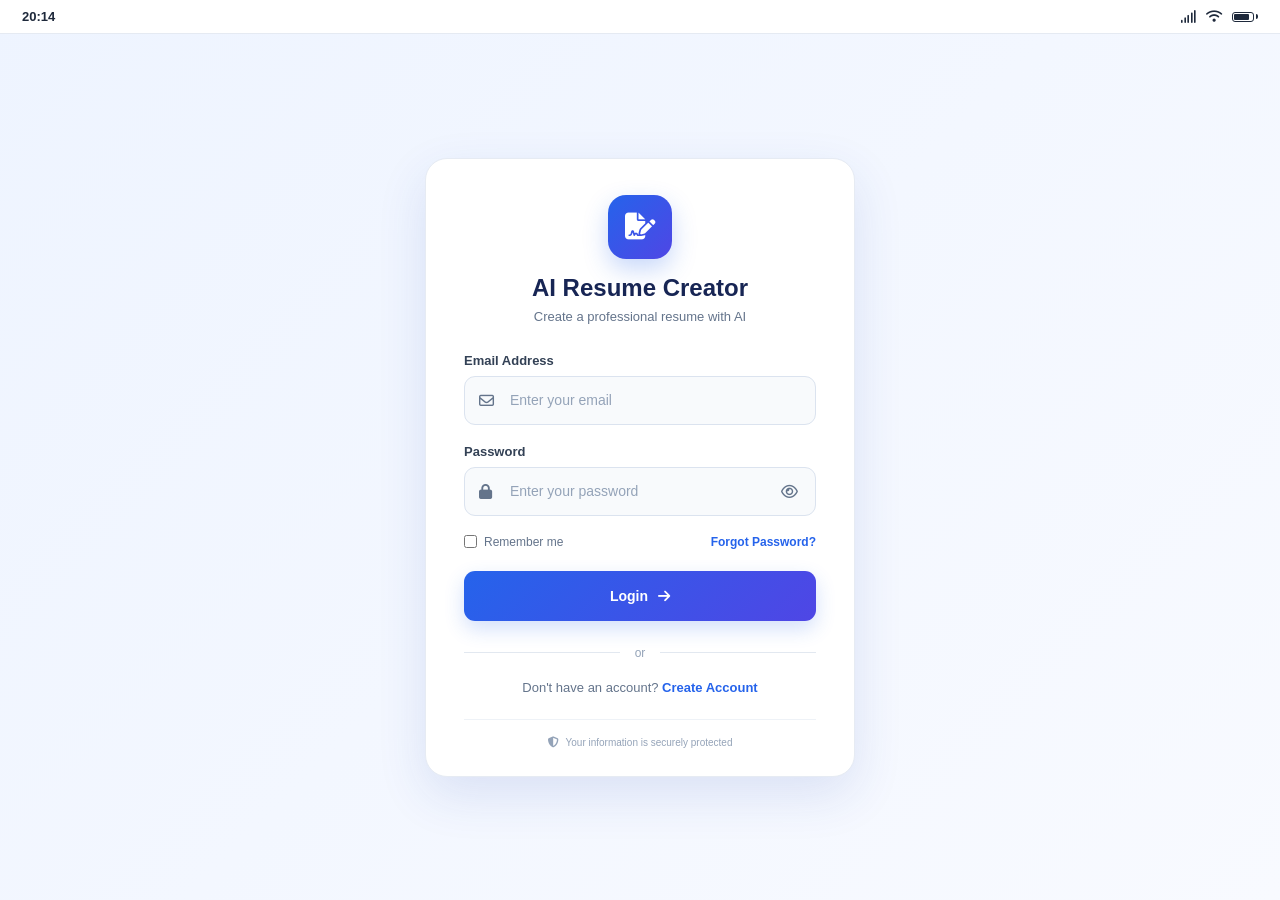
<file: frontend/index.html>
<!DOCTYPE html>
<html lang="en">

<head>
    <meta charset="UTF-8">

    <meta name="viewport"
          content="width=device-width, initial-scale=1.0">

    <title>AI Resume Creator | Login</title>

    <!-- Font Awesome -->
    <link rel="stylesheet"
          href="https://cdnjs.cloudflare.com/ajax/libs/font-awesome/6.5.2/css/all.min.css">

    <!-- Existing Style File -->
    <link rel="stylesheet" href="style.css">
</head>

<body>

    <!-- =========================
         TOP STATUS BAR
    ========================== -->
    <div class="status-bar">

        <span id="statusTime">09:41</span>

        <div class="status-icons">

            <i class="fa-solid fa-signal"></i>

            <i class="fa-solid fa-wifi"></i>

            <div class="battery">

                <div class="battery-body">
                    <div class="battery-level"></div>
                </div>

                <div class="battery-tip"></div>

            </div>

        </div>

    </div>


    <!-- =========================
         LOGIN CONTAINER
    ========================== -->
    <main class="login-container">

        <div class="login-card">


            <!-- LOGO -->
            <div class="logo">

                <div class="logo-icon">
                    <i class="fa-solid fa-file-signature"></i>
                </div>

            </div>


            <!-- TITLE -->
            <h1>AI Resume Creator</h1>

            <p class="subtitle">
                Create a professional resume with AI
            </p>


            <!-- LOGIN FORM -->
            <form id="loginForm">


                <!-- EMAIL -->
                <div class="input-group">

                    <label for="email">
                        Email Address
                    </label>

                    <div class="input-box">

                        <i class="fa-regular fa-envelope input-icon"></i>

                        <input
                            type="email"
                            id="email"
                            placeholder="Enter your email"
                            required
                        >

                    </div>

                </div>


                <!-- PASSWORD -->
                <div class="input-group">

                    <label for="password">
                        Password
                    </label>

                    <div class="input-box">

                        <i class="fa-solid fa-lock input-icon"></i>

                        <input
                            type="password"
                            id="password"
                            placeholder="Enter your password"
                            required
                        >

                        <button
                            type="button"
                            id="togglePassword"
                            class="password-toggle"
                            aria-label="Show password"
                        >
                            <i class="fa-regular fa-eye"></i>
                        </button>

                    </div>

                </div>


                <!-- OPTIONS -->
                <div class="login-options">

                    <label class="remember-me">

                        <input
                            type="checkbox"
                            id="rememberMe"
                        >

                        <span>Remember me</span>

                    </label>

                    <a href="#" class="forgot">
                        Forgot Password?
                    </a>

                </div>


                <!-- LOGIN BUTTON -->
                <button
                    type="submit"
                    class="login-btn"
                >

                    <span>Login</span>

                    <i class="fa-solid fa-arrow-right"></i>

                </button>

            </form>


            <!-- DIVIDER -->
            <div class="divider">

                <span>or</span>

            </div>


            <!-- REGISTER -->
            <p class="register-text">

                Don't have an account?

                <a href="#">
                    Create Account
                </a>

            </p>


            <!-- SECURITY -->
            <div class="security-note">

                <i class="fa-solid fa-shield-halved"></i>

                <span>
                    Your information is securely protected
                </span>

            </div>

        </div>

    </main>


    <!-- =========================
         LIVE TIME
    ========================== -->
    <script>

        function updateTime() {

            const timeElement =
                document.getElementById("statusTime");

            const now = new Date();

            let hours = now.getHours();
            let minutes = now.getMinutes();

            hours =
                hours.toString().padStart(2, "0");

            minutes =
                minutes.toString().padStart(2, "0");

            timeElement.textContent =
                hours + ":" + minutes;
        }

        updateTime();

        setInterval(updateTime, 1000);

    </script>


    <!-- EXISTING LOGIN SCRIPT -->
    <script src="script.js"></script>

</body>

</html>
</file>
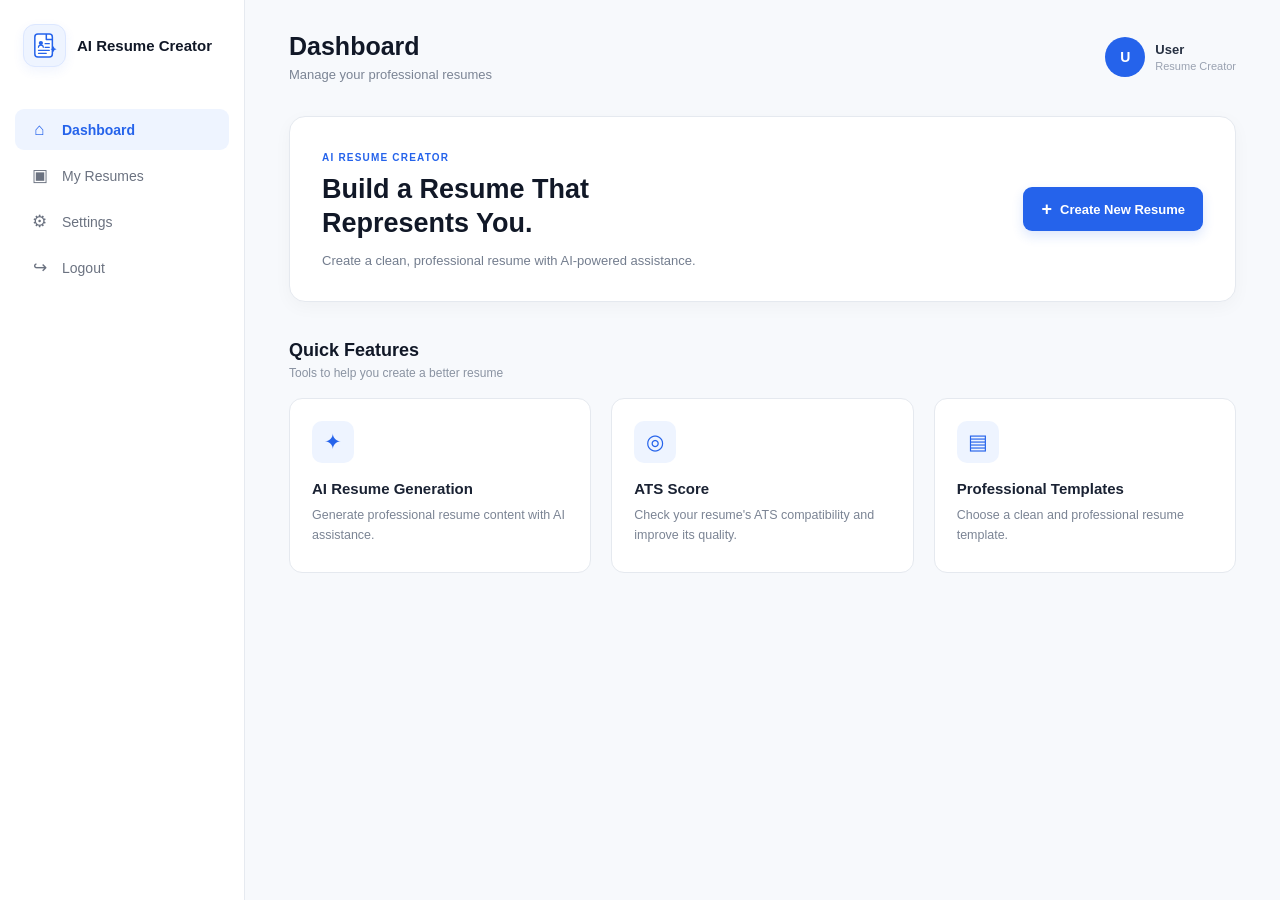
<file: frontend/dashboard.html>
<!DOCTYPE html>
<html lang="en">

<head>
    <meta charset="UTF-8">

    <meta name="viewport" content="width=device-width, initial-scale=1.0">

    <title>Dashboard | AI Resume Creator</title>

    <link rel="stylesheet" href="dashboard.css">
</head>


<body>

    <!-- =========================
         SIDEBAR
    ========================== -->

    <aside class="sidebar">

        <!-- Logo / Brand -->

        <div class="brand">

            <div class="brand-icon">

                <!-- Professional Resume + AI Logo -->

                <svg
                    class="resume-logo"
                    viewBox="0 0 48 48"
                    xmlns="http://www.w3.org/2000/svg"
                >

                    <!-- Resume Paper -->

                    <rect
                        x="8"
                        y="5"
                        width="29"
                        height="38"
                        rx="5"
                        fill="white"
                        stroke="currentColor"
                        stroke-width="2.5"
                    />

                    <!-- Folded Corner -->

                    <path
                        d="M27 5V14H37"
                        fill="none"
                        stroke="currentColor"
                        stroke-width="2.5"
                        stroke-linejoin="round"
                    />

                    <!-- Profile -->

                    <circle
                        cx="18"
                        cy="20"
                        r="3.5"
                        fill="currentColor"
                    />

                    <path
                        d="M14 27C14 24.8 15.8 23.5 18 23.5C20.2 23.5 22 24.8 22 27"
                        fill="none"
                        stroke="currentColor"
                        stroke-width="2"
                        stroke-linecap="round"
                    />

                    <!-- Resume Lines -->

                    <path
                        d="M25 21H32"
                        stroke="currentColor"
                        stroke-width="2"
                        stroke-linecap="round"
                    />

                    <path
                        d="M25 27H32"
                        stroke="currentColor"
                        stroke-width="2"
                        stroke-linecap="round"
                    />

                    <path
                        d="M14 32H32"
                        stroke="currentColor"
                        stroke-width="2"
                        stroke-linecap="round"
                    />

                    <path
                        d="M14 37H27"
                        stroke="currentColor"
                        stroke-width="2"
                        stroke-linecap="round"
                    />

                    <!-- AI Spark -->

                    <path
                        d="M39 25L40.4 28.6L44 30L40.4 31.4L39 35L37.6 31.4L34 30L37.6 28.6L39 25Z"
                        fill="currentColor"
                    />

                </svg>

            </div>


            <span class="brand-name">
                AI Resume Creator
            </span>

        </div>


        <!-- Navigation -->

        <nav class="navigation">


            <!-- Dashboard -->

            <a
                href="dashboard.html"
                class="nav-item active"
            >

                <span class="nav-icon">⌂</span>

                <span>Dashboard</span>

            </a>


            <!-- My Resumes -->

            <a
                href="my-resumes.html"
                class="nav-item"
            >

                <span class="nav-icon">▣</span>

                <span>My Resumes</span>

            </a>


        <!-- Bottom Navigation -->

        <div class="sidebar-bottom">


            <!-- Settings -->

            <a
                href="#"
                class="nav-item"
            >

                <span class="nav-icon">⚙</span>

                <span>Settings</span>

            </a>


            <!-- Logout -->

            <a
                href="index.html"
                class="nav-item logout"
            >

                <span class="nav-icon">↪</span>

                <span>Logout</span>

            </a>

        </div>

    </aside>



    <!-- =========================
         MAIN CONTENT
    ========================== -->

    <main class="main-content">


        <!-- Top Header -->

        <header class="topbar">


            <div class="page-title">

                <h1>
                    Dashboard
                </h1>

                <p>
                    Manage your professional resumes
                </p>

            </div>


            <!-- User -->

            <div class="profile">

                <div class="profile-circle">
                    U
                </div>

                <div class="profile-info">

                    <span class="profile-name">
                        User
                    </span>

                    <span class="profile-role">
                        Resume Creator
                    </span>

                </div>

            </div>

        </header>



        <!-- =========================
             WELCOME CARD
        ========================== -->

        <section class="welcome-card">


            <div class="welcome-content">

                <span class="welcome-label">
                    AI RESUME CREATOR
                </span>

                <h2>
                    Build a Resume That<br>
                    Represents You.
                </h2>

                <p>
                    Create a clean, professional resume
                    with AI-powered assistance.
                </p>

            </div>


            <div class="welcome-action">

                <a
                    href="resume-builder.html"
                    class="create-btn"
                >

                    <span class="plus">
                        +
                    </span>

                    Create New Resume

                </a>

            </div>

        </section>



        <!-- =========================
             QUICK FEATURES
        ========================== -->

        <section class="features-section">


            <div class="section-heading">

                <div>

                    <h2>
                        Quick Features
                    </h2>

                    <p>
                        Tools to help you create a better resume
                    </p>

                </div>

            </div>



            <div class="feature-grid">


                <!-- AI Generation -->

                <div class="feature-card">

                    <div class="feature-icon">
                        <span>✦</span>
                    </div>

                    <h3>
                        AI Resume Generation
                    </h3>

                    <p>
                        Generate professional resume content
                        with AI assistance.
                    </p>

                </div>



                <!-- ATS -->

                <div class="feature-card">

                    <div class="feature-icon">
                        <span>◎</span>
                    </div>

                    <h3>
                        ATS Score
                    </h3>

                    <p>
                        Check your resume's ATS compatibility
                        and improve its quality.
                    </p>

                </div>



                <!-- Templates -->

                <div class="feature-card">

                    <div class="feature-icon">
                        <span>▤</span>
                    </div>

                    <h3>
                        Professional Templates
                    </h3>

                    <p>
                        Choose a clean and professional
                        resume template.
                    </p>

                </div>

            </div>

        </section>


    </main>
    <script src="dashboard.js"></script>
</body>

</html>
</file>
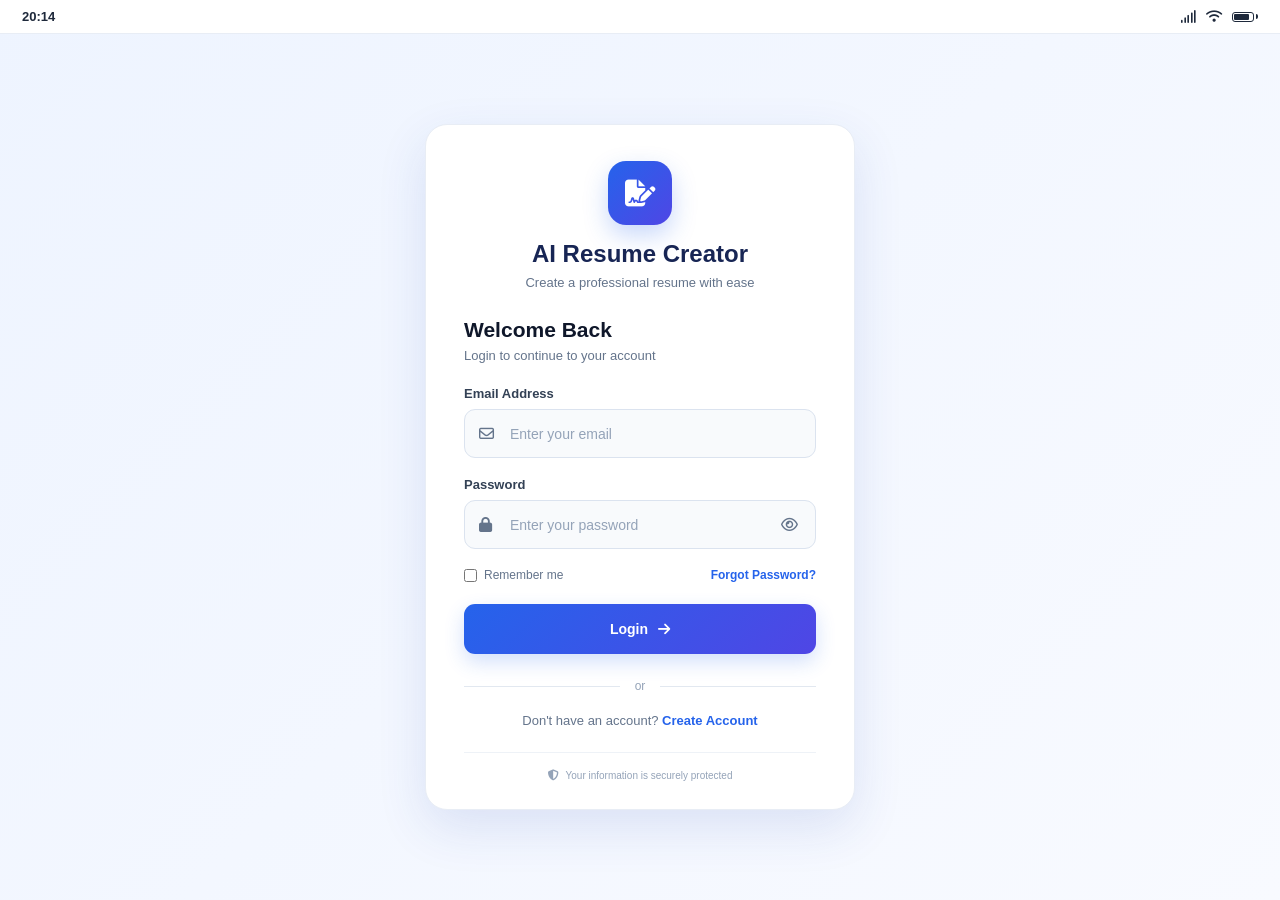
<file: frontend/login.html>
<!DOCTYPE html>
<html lang="en">
<head>
    <meta charset="UTF-8">

    <meta name="viewport"
          content="width=device-width, initial-scale=1.0">

    <title>Login | AI Resume Creator</title>

    <!-- Font Awesome Icons -->
    <link rel="stylesheet"
          href="https://cdnjs.cloudflare.com/ajax/libs/font-awesome/6.5.2/css/all.min.css">

    <!-- Login CSS -->
    <link rel="stylesheet" href="login.css">
</head>

<body>

    <!-- =========================
         TOP STATUS BAR
    ========================== -->
    <div class="status-bar">

        <div class="status-time" id="statusTime">
            09:41
        </div>

        <div class="status-icons">

            <i class="fa-solid fa-signal"></i>

            <i class="fa-solid fa-wifi"></i>

            <div class="battery">
                <div class="battery-body">
                    <div class="battery-level"></div>
                </div>
                <div class="battery-tip"></div>
            </div>

        </div>

    </div>


    <!-- =========================
         MAIN LOGIN AREA
    ========================== -->
    <main class="login-container">

        <div class="login-card">

            <!-- Logo -->
            <div class="logo-section">

                <div class="logo-icon">
                    <i class="fa-solid fa-file-signature"></i>
                </div>

                <h1>AI Resume Creator</h1>

                <p>
                    Create a professional resume with ease
                </p>

            </div>


            <!-- Login Heading -->
            <div class="login-heading">

                <h2>Welcome Back</h2>

                <p>
                    Login to continue to your account
                </p>

            </div>


            <!-- =========================
                 LOGIN FORM
            ========================== -->
            <form id="loginForm">

                <!-- Email -->
                <div class="input-group">

                    <label for="email">
                        Email Address
                    </label>

                    <div class="input-box">

                        <i class="fa-regular fa-envelope input-icon"></i>

                        <input
                            type="email"
                            id="email"
                            name="email"
                            placeholder="Enter your email"
                            autocomplete="email"
                            required
                        >

                    </div>

                </div>


                <!-- Password -->
                <div class="input-group">

                    <label for="password">
                        Password
                    </label>

                    <div class="input-box">

                        <i class="fa-solid fa-lock input-icon"></i>

                        <input
                            type="password"
                            id="password"
                            name="password"
                            placeholder="Enter your password"
                            autocomplete="current-password"
                            required
                        >

                        <button
                            type="button"
                            class="password-toggle"
                            id="togglePassword"
                            aria-label="Show password"
                        >
                            <i class="fa-regular fa-eye"></i>
                        </button>

                    </div>

                </div>


                <!-- Remember + Forgot -->
                <div class="login-options">

                    <label class="remember-me">

                        <input
                            type="checkbox"
                            id="rememberMe"
                        >

                        <span>Remember me</span>

                    </label>

                    <a href="#" class="forgot-password">
                        Forgot Password?
                    </a>

                </div>


                <!-- Login Button -->
                <button
                    type="submit"
                    class="login-button"
                    id="loginButton"
                >

                    <span>Login</span>

                    <i class="fa-solid fa-arrow-right"></i>

                </button>

            </form>


            <!-- Divider -->
            <div class="divider">

                <span>or</span>

            </div>


            <!-- Create Account -->
            <div class="create-account">

                <p>
                    Don't have an account?
                    <a href="#" id="createAccount">
                        Create Account
                    </a>
                </p>

            </div>


            <!-- Footer -->
            <div class="login-footer">

                <i class="fa-solid fa-shield-halved"></i>

                <span>
                    Your information is securely protected
                </span>

            </div>

        </div>

    </main>


    <!-- =========================
         JAVASCRIPT
    ========================== -->
    <script>

        /* =========================
           LIVE TIME
        ========================== */

        function updateTime() {

            const timeElement =
                document.getElementById("statusTime");

            const now = new Date();

            let hours = now.getHours();
            let minutes = now.getMinutes();

            hours =
                hours.toString().padStart(2, "0");

            minutes =
                minutes.toString().padStart(2, "0");

            timeElement.textContent =
                hours + ":" + minutes;
        }

        updateTime();

        setInterval(updateTime, 1000);


        /* =========================
           SHOW / HIDE PASSWORD
        ========================== */

        const togglePassword =
            document.getElementById("togglePassword");

        const passwordInput =
            document.getElementById("password");

        togglePassword.addEventListener(
            "click",
            function () {

                const icon =
                    togglePassword.querySelector("i");

                if (passwordInput.type === "password") {

                    passwordInput.type = "text";

                    icon.classList.remove(
                        "fa-eye"
                    );

                    icon.classList.add(
                        "fa-eye-slash"
                    );

                } else {

                    passwordInput.type = "password";

                    icon.classList.remove(
                        "fa-eye-slash"
                    );

                    icon.classList.add(
                        "fa-eye"
                    );
                }

            }
        );


        /* =========================
           LOGIN
        ========================== */

        const loginForm =
            document.getElementById("loginForm");

        const loginButton =
            document.getElementById("loginButton");

        loginForm.addEventListener(
            "submit",
            function (event) {

                event.preventDefault();

                const email =
                    document.getElementById("email").value.trim();

                const password =
                    document.getElementById("password").value.trim();

                if (email === "") {

                    alert("Please enter your email address.");

                    return;
                }

                if (password === "") {

                    alert("Please enter your password.");

                    return;
                }


                /* Button loading */

                loginButton.innerHTML =
                    '<i class="fa-solid fa-spinner fa-spin"></i> ' +
                    '<span>Logging in...</span>';

                loginButton.disabled = true;


                /* Temporary login flow */

                setTimeout(function () {

                    window.location.href =
                        "dashboard.html";

                }, 800);

            }
        );


        /* =========================
           CREATE ACCOUNT
        ========================== */

        document
            .getElementById("createAccount")
            .addEventListener(
                "click",
                function (event) {

                    event.preventDefault();

                    alert(
                        "Account creation feature will be added soon."
                    );

                }
            );


        /* =========================
           FORGOT PASSWORD
        ========================== */

        document
            .querySelector(".forgot-password")
            .addEventListener(
                "click",
                function (event) {

                    event.preventDefault();

                    alert(
                        "Password recovery feature will be added soon."
                    );

                }
            );

    </script>

</body>
</html>
</file>
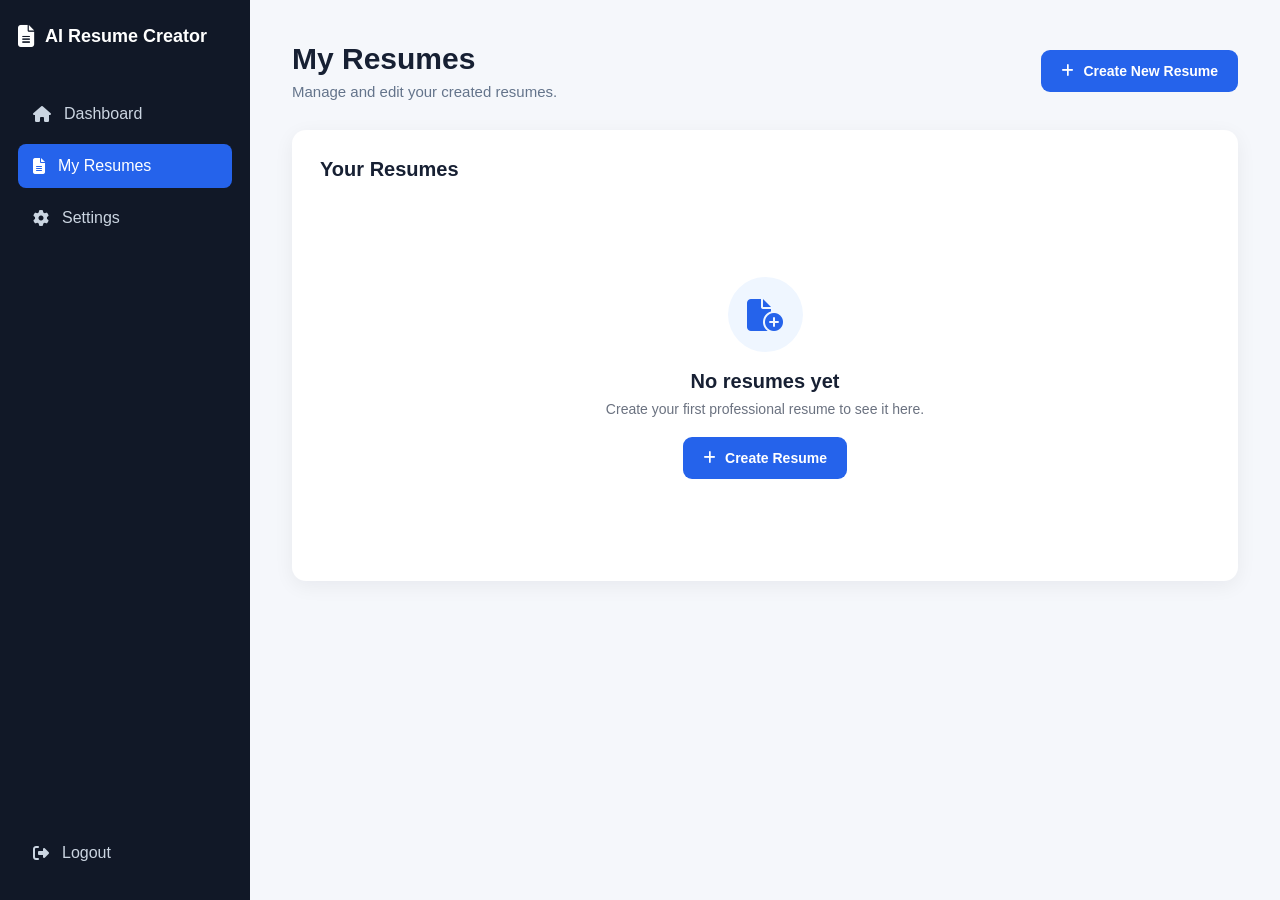
<file: frontend/my-resumes.html>
<!DOCTYPE html>
<html lang="en">
<head>
    <meta charset="UTF-8">
    <meta name="viewport" content="width=device-width, initial-scale=1.0">

    <title>My Resumes - AI Resume Creator</title>

    <link rel="stylesheet"
          href="https://cdnjs.cloudflare.com/ajax/libs/font-awesome/6.5.0/css/all.min.css">

    <link rel="stylesheet" href="my-resumes.css">
</head>

<body>

    <div class="page">

        <!-- Sidebar -->
        <aside class="sidebar">

            <div class="logo">
                <i class="fa-solid fa-file-lines"></i>
                <span>AI Resume Creator</span>
            </div>

            <nav class="sidebar-nav">

                <a href="dashboard.html">
                    <i class="fa-solid fa-house"></i>
                    <span>Dashboard</span>
                </a>

                <a href="my-resumes.html" class="active">
                    <i class="fa-solid fa-file-lines"></i>
                    <span>My Resumes</span>
                </a>

                <a href="#">
                    <i class="fa-solid fa-gear"></i>
                    <span>Settings</span>
                </a>

            </nav>

            <div class="sidebar-bottom">

                <a href="index.html">
                    <i class="fa-solid fa-right-from-bracket"></i>
                    <span>Logout</span>
                </a>

            </div>

        </aside>


        <!-- Main Content -->
        <main class="main-content">

            <div class="top-section">

                <div>
                    <h1>My Resumes</h1>
                    <p>Manage and edit your created resumes.</p>
                </div>

                <a href="resume-builder.html" class="create-btn">
                    <i class="fa-solid fa-plus"></i>
                    Create New Resume
                </a>

            </div>


            <!-- Resume Card -->
            <section class="resume-section">

                <div class="section-title">
                    <h2>Your Resumes</h2>
                </div>

                <div id="resumeList">

                    <div class="empty-resumes">

                        <div class="empty-icon">
                            <i class="fa-solid fa-file-circle-plus"></i>
                        </div>

                        <h3>No resumes yet</h3>

                        <p>
                            Create your first professional resume
                            to see it here.
                        </p>

                        <a href="resume-builder.html" class="create-btn">
                            <i class="fa-solid fa-plus"></i>
                            Create Resume
                        </a>

                    </div>

                </div>

            </section>

        </main>

    </div>

    <script src="my-resumes.js"></script>

</body>
</html>
</file>
<file: frontend/style.css>
* {
    margin: 0;
    padding: 0;
    box-sizing: border-box;
}

body {
    font-family: Arial, Helvetica, sans-serif;
    min-height: 100vh;
    background: linear-gradient(135deg, #eef4ff, #f8faff);
    color: #1e293b;
}

/* =========================
   STATUS BAR
========================= */

.status-bar {
    width: 100%;
    height: 34px;
    padding: 0 22px;

    display: flex;
    align-items: center;
    justify-content: space-between;

    background: #ffffff;
    border-bottom: 1px solid #e5eaf2;

    font-size: 13px;
    font-weight: 600;
}

.status-icons {
    display: flex;
    align-items: center;
    gap: 10px;
}

.status-icons i {
    font-size: 13px;
}

/* Battery */

.battery {
    display: flex;
    align-items: center;
    gap: 2px;
}

.battery-body {
    width: 22px;
    height: 10px;
    padding: 1px;

    border: 1.5px solid #1e293b;
    border-radius: 3px;
}

.battery-level {
    width: 85%;
    height: 100%;

    background: #1e293b;
    border-radius: 1px;
}

.battery-tip {
    width: 2px;
    height: 5px;

    background: #1e293b;
    border-radius: 0 2px 2px 0;
}


/* =========================
   LOGIN CONTAINER
========================= */

.login-container {
    min-height: calc(100vh - 34px);

    display: flex;
    align-items: center;
    justify-content: center;

    padding: 35px 20px;
}


/* =========================
   LOGIN CARD
========================= */

.login-card {
    width: 100%;
    max-width: 430px;

    padding: 36px 38px 28px;

    background: #ffffff;

    border: 1px solid #e6ebf3;
    border-radius: 22px;

    box-shadow:
        0 18px 50px rgba(30, 64, 175, 0.12);
}


/* =========================
   LOGO
========================= */

.logo {
    display: flex;
    justify-content: center;
    margin-bottom: 15px;
}

.logo-icon {
    width: 64px;
    height: 64px;

    display: flex;
    align-items: center;
    justify-content: center;

    border-radius: 18px;

    background: linear-gradient(
        135deg,
        #2563eb,
        #4f46e5
    );

    color: #ffffff;

    font-size: 27px;

    box-shadow:
        0 10px 25px rgba(37, 99, 235, 0.25);
}


/* =========================
   TITLE
========================= */

.login-card h1 {
    text-align: center;

    font-size: 24px;
    font-weight: 700;

    color: #172554;

    margin-bottom: 7px;
}

.subtitle {
    text-align: center;

    font-size: 13px;

    color: #64748b;

    margin-bottom: 29px;
}


/* =========================
   INPUT GROUP
========================= */

.input-group {
    margin-bottom: 19px;
}

.input-group label {
    display: block;

    margin-bottom: 8px;

    font-size: 13px;
    font-weight: 600;

    color: #334155;
}


/* =========================
   INPUT BOX
========================= */

.input-box {
    position: relative;

    display: flex;
    align-items: center;
}

.input-icon {
    position: absolute;

    left: 15px;

    color: #64748b;

    font-size: 15px;

    pointer-events: none;
}

.input-box input {
    width: 100%;
    height: 49px;

    padding: 0 45px;

    border: 1px solid #dbe3ef;
    border-radius: 11px;

    outline: none;

    background: #f8fafc;

    color: #0f172a;

    font-size: 14px;

    transition: 0.25s ease;
}

.input-box input::placeholder {
    color: #94a3b8;
}

.input-box input:focus {
    background: #ffffff;

    border-color: #2563eb;

    box-shadow:
        0 0 0 3px rgba(37, 99, 235, 0.10);
}


/* =========================
   PASSWORD BUTTON
========================= */

.password-toggle {
    position: absolute;

    right: 13px;

    border: none;
    background: transparent;

    color: #64748b;

    cursor: pointer;

    font-size: 15px;

    padding: 5px;
}

.password-toggle:hover {
    color: #2563eb;
}


/* =========================
   LOGIN OPTIONS
========================= */

.login-options {
    display: flex;
    align-items: center;
    justify-content: space-between;

    margin: 2px 0 22px;

    font-size: 12px;
}

.remember-me {
    display: flex;
    align-items: center;

    gap: 7px;

    color: #64748b;

    cursor: pointer;
}

.remember-me input {
    accent-color: #2563eb;
    cursor: pointer;
}

.forgot {
    color: #2563eb;

    font-weight: 600;

    text-decoration: none;
}

.forgot:hover {
    text-decoration: underline;
}


/* =========================
   LOGIN BUTTON
========================= */

.login-btn {
    width: 100%;
    height: 50px;

    border: none;
    border-radius: 11px;

    background: linear-gradient(
        135deg,
        #2563eb,
        #4f46e5
    );

    color: #ffffff;

    font-size: 14px;
    font-weight: 600;

    cursor: pointer;

    display: flex;
    align-items: center;
    justify-content: center;

    gap: 10px;

    transition: 0.25s ease;

    box-shadow:
        0 8px 20px rgba(37, 99, 235, 0.20);
}

.login-btn:hover {
    transform: translateY(-1px);

    box-shadow:
        0 11px 25px rgba(37, 99, 235, 0.28);
}

.login-btn:active {
    transform: translateY(0);
}


/* =========================
   DIVIDER
========================= */

.divider {
    display: flex;
    align-items: center;

    gap: 12px;

    margin: 25px 0 20px;

    color: #94a3b8;

    font-size: 12px;
}

.divider::before,
.divider::after {
    content: "";

    flex: 1;

    height: 1px;

    background: #e2e8f0;
}

.divider span {
    padding: 0 3px;
}


/* =========================
   REGISTER
========================= */

.register-text {
    text-align: center;

    font-size: 13px;

    color: #64748b;
}

.register-text a {
    color: #2563eb;

    font-weight: 600;

    text-decoration: none;
}

.register-text a:hover {
    text-decoration: underline;
}


/* =========================
   SECURITY NOTE
========================= */

.security-note {
    display: flex;
    align-items: center;
    justify-content: center;

    gap: 7px;

    margin-top: 24px;
    padding-top: 17px;

    border-top: 1px solid #eef2f7;

    color: #94a3b8;

    font-size: 10px;
}

.security-note i {
    font-size: 11px;
}


/* =========================
   MOBILE
========================= */

@media (max-width: 500px) {

    .status-bar {
        padding: 0 15px;
    }

    .login-container {
        padding: 25px 15px;
    }

    .login-card {
        padding: 30px 23px 24px;
        border-radius: 18px;
    }

    .login-card h1 {
        font-size: 21px;
    }

    .subtitle {
        font-size: 12px;
    }
}
</file>
<file: frontend/dashboard.css>
/* ==============================
   GLOBAL
============================== */

* {
    margin: 0;
    padding: 0;
    box-sizing: border-box;
}


body {
    font-family: Arial, Helvetica, sans-serif;

    background: #f7f9fc;

    color: #172033;

    min-height: 100vh;
}


/* ==============================
   SIDEBAR
============================== */

.sidebar {
    position: fixed;

    left: 0;
    top: 0;

    width: 245px;

    height: 100vh;

    background: #ffffff;

    border-right: 1px solid #e6eaf0;

    padding: 24px 15px;

    display: flex;

    flex-direction: column;

    z-index: 100;
}


/* ==============================
   BRAND
============================== */

.brand {
    display: flex;

    align-items: center;

    gap: 11px;

    padding: 0 8px;

    margin-bottom: 42px;
}


.brand-icon {
    width: 43px;

    height: 43px;

    border-radius: 12px;

    background: #eef4ff;

    color: #2563eb;

    border: 1px solid #dce7ff;

    display: flex;

    align-items: center;

    justify-content: center;

    flex-shrink: 0;

    box-shadow:
        0 4px 12px rgba(37, 99, 235, 0.07);
}


.resume-logo {
    width: 29px;

    height: 29px;

    display: block;
}


.brand-name {
    font-size: 15px;

    font-weight: 700;

    color: #111827;

    white-space: nowrap;
}


/* ==============================
   NAVIGATION
============================== */

.navigation {
    display: flex;

    flex-direction: column;

    gap: 5px;
}


.nav-item {
    display: flex;

    align-items: center;

    gap: 12px;

    width: 100%;

    padding: 12px 14px;

    border-radius: 9px;

    color: #6b7280;

    text-decoration: none;

    font-size: 14px;

    font-weight: 500;

    transition:
        background 0.2s ease,
        color 0.2s ease;
}


.nav-item:hover {
    background: #f4f7fb;

    color: #2563eb;
}


.nav-item.active {
    background: #eef4ff;

    color: #2563eb;

    font-weight: 600;
}


.nav-icon {
    width: 21px;

    text-align: center;

    font-size: 17px;

    line-height: 1;
}


/* ==============================
   SIDEBAR BOTTOM
============================== */

.sidebar-bottom {
    margin-top: auto;

    display: flex;

    flex-direction: column;

    gap: 5px;
}


.nav-item.logout:hover {
    background: #fff3f3;

    color: #dc2626;
}


/* ==============================
   MAIN CONTENT
============================== */

.main-content {
    margin-left: 245px;

    min-height: 100vh;

    padding: 32px 44px 60px;
}


/* ==============================
   TOP BAR
============================== */

.topbar {
    display: flex;

    align-items: center;

    justify-content: space-between;

    margin-bottom: 34px;
}


.page-title h1 {
    font-size: 25px;

    font-weight: 700;

    color: #111827;

    margin-bottom: 6px;
}


.page-title p {
    font-size: 13px;

    color: #7b8494;
}


/* ==============================
   PROFILE
============================== */

.profile {
    display: flex;

    align-items: center;

    gap: 10px;
}


.profile-circle {
    width: 40px;

    height: 40px;

    border-radius: 50%;

    background: #2563eb;

    color: #ffffff;

    display: flex;

    align-items: center;

    justify-content: center;

    font-size: 14px;

    font-weight: 700;
}


.profile-info {
    display: flex;

    flex-direction: column;

    gap: 3px;
}


.profile-name {
    font-size: 13px;

    font-weight: 600;

    color: #273142;
}


.profile-role {
    font-size: 11px;

    color: #9aa2b1;
}


/* ==============================
   WELCOME CARD
============================== */

.welcome-card {
    background: #ffffff;

    border: 1px solid #e5e9ef;

    border-radius: 16px;

    padding: 30px 32px;

    min-height: 185px;

    display: flex;

    align-items: center;

    justify-content: space-between;

    gap: 30px;

    margin-bottom: 38px;

    box-shadow:
        0 5px 18px rgba(15, 23, 42, 0.035);
}


.welcome-content {
    max-width: 650px;
}


.welcome-label {
    display: inline-block;

    font-size: 10px;

    font-weight: 700;

    letter-spacing: 1.2px;

    color: #2563eb;

    margin-bottom: 10px;
}


.welcome-content h2 {
    font-size: 27px;

    line-height: 1.25;

    color: #111827;

    margin-bottom: 10px;
}


.welcome-content p {
    font-size: 13px;

    color: #737d8e;

    line-height: 1.6;
}


/* ==============================
   CREATE BUTTON
============================== */

.create-btn {
    display: inline-flex;

    align-items: center;

    gap: 8px;

    padding: 13px 18px;

    border-radius: 9px;

    background: #2563eb;

    color: #ffffff;

    text-decoration: none;

    font-size: 13px;

    font-weight: 600;

    white-space: nowrap;

    box-shadow:
        0 5px 12px rgba(37, 99, 235, 0.16);

    transition:
        background 0.2s ease,
        transform 0.2s ease;
}


.create-btn:hover {
    background: #1d4ed8;

    transform: translateY(-1px);
}


.plus {
    font-size: 18px;

    line-height: 1;
}


/* ==============================
   SECTION HEADING
============================== */

.section-heading {
    margin-bottom: 18px;
}


.section-heading h2 {
    font-size: 18px;

    font-weight: 700;

    color: #111827;

    margin-bottom: 5px;
}


.section-heading p {
    font-size: 12px;

    color: #8a93a2;
}


/* ==============================
   FEATURE GRID
============================== */

.feature-grid {
    display: grid;

    grid-template-columns:
        repeat(3, minmax(0, 1fr));

    gap: 20px;

    margin-bottom: 40px;
}


/* ==============================
   FEATURE CARD
============================== */

.feature-card {
    background: #ffffff;

    border: 1px solid #e5e9ef;

    border-radius: 13px;

    padding: 22px;

    min-height: 175px;

    transition:
        transform 0.2s ease,
        box-shadow 0.2s ease,
        border-color 0.2s ease;
}


.feature-card:hover {
    transform: translateY(-3px);

    border-color: #d7e3fa;

    box-shadow:
        0 8px 22px rgba(15, 23, 42, 0.06);
}


/* Feature Icon */

.feature-icon {
    width: 42px;

    height: 42px;

    border-radius: 10px;

    background: #eef4ff;

    color: #2563eb;

    display: flex;

    align-items: center;

    justify-content: center;

    margin-bottom: 17px;

    font-size: 21px;
}


.feature-card h3 {
    font-size: 15px;

    font-weight: 700;

    color: #1a2233;

    margin-bottom: 8px;
}


.feature-card p {
    font-size: 12.5px;

    line-height: 1.6;

    color: #7b8494;
}


/* ==============================
   RECENT SECTION
============================== */

.recent-section {
    margin-top: 5px;
}


.recent-heading {
    display: flex;

    align-items: flex-end;

    justify-content: space-between;
}


.view-all {
    color: #2563eb;

    text-decoration: none;

    font-size: 12px;

    font-weight: 600;
}


.view-all:hover {
    text-decoration: underline;
}


/* ==============================
   EMPTY CARD
============================== */

.empty-card {
    background: #ffffff;

    border: 1px solid #e5e9ef;

    border-radius: 13px;

    min-height: 235px;

    padding: 40px 25px;

    display: flex;

    flex-direction: column;

    align-items: center;

    justify-content: center;

    text-align: center;
}


.empty-icon {
    width: 52px;

    height: 52px;

    border-radius: 13px;

    background: #f4f7fb;

    color: #7d8797;

    display: flex;

    align-items: center;

    justify-content: center;

    margin-bottom: 15px;
}


.empty-card h3 {
    font-size: 15px;

    color: #202938;

    margin-bottom: 7px;
}


.empty-card p {
    font-size: 12.5px;

    color: #8a93a2;

    margin-bottom: 18px;
}


/* ==============================
   SMALL CREATE BUTTON
============================== */

.small-create-btn {
    display: inline-flex;

    align-items: center;

    justify-content: center;

    padding: 10px 16px;

    border-radius: 8px;

    background: #2563eb;

    color: #ffffff;

    text-decoration: none;

    font-size: 12px;

    font-weight: 600;

    transition:
        background 0.2s ease,
        transform 0.2s ease;
}


.small-create-btn:hover {
    background: #1d4ed8;

    transform: translateY(-1px);
}


/* ==============================
   RESPONSIVE
============================== */

@media (max-width: 1050px) {

    .main-content {
        padding-left: 30px;

        padding-right: 30px;
    }

    .feature-grid {
        grid-template-columns: 1fr 1fr;
    }

}


@media (max-width: 800px) {

    .sidebar {
        width: 210px;
    }

    .main-content {
        margin-left: 210px;

        padding: 25px;
    }

    .welcome-card {
        flex-direction: column;

        align-items: flex-start;
    }

    .feature-grid {
        grid-template-columns: 1fr;
    }

}


@media (max-width: 600px) {

    .sidebar {
        display: none;
    }

    .main-content {
        margin-left: 0;

        padding: 20px;
    }

    .topbar {
        align-items: flex-start;
    }

    .profile-info {
        display: none;
    }

    .welcome-card {
        padding: 24px;
    }

    .welcome-content h2 {
        font-size: 23px;
    }

    .create-btn {
        width: 100%;

        justify-content: center;
    }

}
</file>
<file: frontend/login.css>
* {
    margin: 0;
    padding: 0;
    box-sizing: border-box;
}

body {
    font-family: Arial, Helvetica, sans-serif;
    min-height: 100vh;
    background: linear-gradient(135deg, #eef4ff, #f8faff);
    color: #1e293b;
}

/* =========================
   STATUS BAR
========================= */

.status-bar {
    height: 34px;
    width: 100%;
    display: flex;
    align-items: center;
    justify-content: space-between;
    padding: 0 22px;
    background: #ffffff;
    border-bottom: 1px solid #e8edf5;
    font-size: 13px;
    font-weight: 600;
}

.status-icons {
    display: flex;
    align-items: center;
    gap: 10px;
}

.status-icons i {
    font-size: 13px;
}

/* Battery */

.battery {
    display: flex;
    align-items: center;
    gap: 2px;
}

.battery-body {
    width: 22px;
    height: 10px;
    border: 1.5px solid #1e293b;
    border-radius: 3px;
    padding: 1px;
}

.battery-level {
    width: 85%;
    height: 100%;
    background: #1e293b;
    border-radius: 1px;
}

.battery-tip {
    width: 2px;
    height: 5px;
    background: #1e293b;
    border-radius: 0 2px 2px 0;
}


/* =========================
   MAIN CONTAINER
========================= */

.login-container {
    min-height: calc(100vh - 34px);
    display: flex;
    align-items: center;
    justify-content: center;
    padding: 35px 20px;
}


/* =========================
   LOGIN CARD
========================= */

.login-card {
    width: 100%;
    max-width: 430px;
    background: #ffffff;
    border-radius: 22px;
    padding: 36px 38px 28px;
    box-shadow: 0 18px 50px rgba(30, 64, 175, 0.12);
    border: 1px solid #e8edf5;
}


/* =========================
   LOGO
========================= */

.logo-section {
    text-align: center;
    margin-bottom: 28px;
}

.logo-icon {
    width: 64px;
    height: 64px;
    margin: 0 auto 15px;
    border-radius: 18px;
    display: flex;
    align-items: center;
    justify-content: center;
    background: linear-gradient(135deg, #2563eb, #4f46e5);
    color: #ffffff;
    font-size: 27px;
    box-shadow: 0 10px 25px rgba(37, 99, 235, 0.25);
}

.logo-section h1 {
    font-size: 24px;
    font-weight: 700;
    color: #172554;
    margin-bottom: 7px;
}

.logo-section p {
    font-size: 13px;
    color: #64748b;
}


/* =========================
   LOGIN HEADING
========================= */

.login-heading {
    margin-bottom: 23px;
}

.login-heading h2 {
    font-size: 21px;
    color: #0f172a;
    margin-bottom: 6px;
}

.login-heading p {
    font-size: 13px;
    color: #64748b;
}


/* =========================
   INPUT GROUP
========================= */

.input-group {
    margin-bottom: 19px;
}

.input-group label {
    display: block;
    font-size: 13px;
    font-weight: 600;
    color: #334155;
    margin-bottom: 8px;
}

.input-box {
    position: relative;
    display: flex;
    align-items: center;
}

.input-icon {
    position: absolute;
    left: 15px;
    color: #64748b;
    font-size: 15px;
    pointer-events: none;
}

.input-box input {
    width: 100%;
    height: 49px;
    padding: 0 45px;
    border: 1px solid #dbe3ef;
    border-radius: 11px;
    outline: none;
    background: #f8fafc;
    color: #0f172a;
    font-size: 14px;
    transition: 0.25s ease;
}

.input-box input::placeholder {
    color: #94a3b8;
}

.input-box input:focus {
    background: #ffffff;
    border-color: #2563eb;
    box-shadow: 0 0 0 3px rgba(37, 99, 235, 0.10);
}


/* =========================
   PASSWORD TOGGLE
========================= */

.password-toggle {
    position: absolute;
    right: 13px;
    border: none;
    background: transparent;
    color: #64748b;
    cursor: pointer;
    font-size: 15px;
    padding: 5px;
}

.password-toggle:hover {
    color: #2563eb;
}


/* =========================
   LOGIN OPTIONS
========================= */

.login-options {
    display: flex;
    align-items: center;
    justify-content: space-between;
    margin: 2px 0 22px;
    font-size: 12px;
}

.remember-me {
    display: flex;
    align-items: center;
    gap: 7px;
    color: #64748b;
    cursor: pointer;
}

.remember-me input {
    accent-color: #2563eb;
    cursor: pointer;
}

.forgot-password {
    color: #2563eb;
    text-decoration: none;
    font-weight: 600;
}

.forgot-password:hover {
    text-decoration: underline;
}


/* =========================
   LOGIN BUTTON
========================= */

.login-button {
    width: 100%;
    height: 50px;
    border: none;
    border-radius: 11px;
    background: linear-gradient(135deg, #2563eb, #4f46e5);
    color: #ffffff;
    font-size: 14px;
    font-weight: 600;
    cursor: pointer;
    display: flex;
    align-items: center;
    justify-content: center;
    gap: 10px;
    transition: 0.25s ease;
    box-shadow: 0 8px 20px rgba(37, 99, 235, 0.20);
}

.login-button:hover {
    transform: translateY(-1px);
    box-shadow: 0 11px 25px rgba(37, 99, 235, 0.28);
}

.login-button:active {
    transform: translateY(0);
}

.login-button:disabled {
    opacity: 0.75;
    cursor: not-allowed;
    transform: none;
}


/* =========================
   DIVIDER
========================= */

.divider {
    display: flex;
    align-items: center;
    gap: 12px;
    margin: 25px 0 20px;
    color: #94a3b8;
    font-size: 12px;
}

.divider::before,
.divider::after {
    content: "";
    flex: 1;
    height: 1px;
    background: #e2e8f0;
}

.divider span {
    padding: 0 3px;
}


/* =========================
   CREATE ACCOUNT
========================= */

.create-account {
    text-align: center;
}

.create-account p {
    font-size: 13px;
    color: #64748b;
}

.create-account a {
    color: #2563eb;
    font-weight: 600;
    text-decoration: none;
}

.create-account a:hover {
    text-decoration: underline;
}


/* =========================
   FOOTER
========================= */

.login-footer {
    display: flex;
    align-items: center;
    justify-content: center;
    gap: 7px;
    margin-top: 24px;
    padding-top: 17px;
    border-top: 1px solid #eef2f7;
    color: #94a3b8;
    font-size: 10px;
}

.login-footer i {
    font-size: 11px;
}


/* =========================
   MOBILE RESPONSIVE
========================= */

@media (max-width: 500px) {

    .status-bar {
        padding: 0 15px;
    }

    .login-container {
        padding: 25px 15px;
    }

    .login-card {
        padding: 30px 23px 24px;
        border-radius: 18px;
    }

    .logo-section h1 {
        font-size: 21px;
    }

    .login-heading h2 {
        font-size: 19px;
    }
}
</file>
<file: frontend/my-resumes.css>
* {
    margin: 0;
    padding: 0;
    box-sizing: border-box;
}

body {
    font-family: Arial, sans-serif;
    background: #f5f7fb;
    color: #172033;
}

.page {
    display: flex;
    min-height: 100vh;
}

/* =========================
   SIDEBAR
========================= */

.sidebar {
    width: 250px;
    min-height: 100vh;
    background: #111827;
    color: white;
    padding: 25px 18px;
    display: flex;
    flex-direction: column;
}

.logo {
    display: flex;
    align-items: center;
    gap: 10px;
    font-size: 18px;
    font-weight: 700;
    margin-bottom: 45px;
}

.logo i {
    font-size: 22px;
}

.sidebar-nav {
    display: flex;
    flex-direction: column;
    gap: 8px;
}

.sidebar-nav a,
.sidebar-bottom a {
    text-decoration: none;
    color: #cbd5e1;
    padding: 13px 15px;
    border-radius: 8px;
    display: flex;
    align-items: center;
    gap: 13px;
    transition: 0.2s;
}

.sidebar-nav a:hover,
.sidebar-bottom a:hover {
    background: #1f2937;
    color: white;
}

.sidebar-nav a.active {
    background: #2563eb;
    color: white;
}

.sidebar-bottom {
    margin-top: auto;
}

/* =========================
   MAIN CONTENT
========================= */

.main-content {
    flex: 1;
    padding: 42px;
}

.top-section {
    display: flex;
    justify-content: space-between;
    align-items: center;
    margin-bottom: 30px;
}

.top-section h1 {
    font-size: 30px;
    font-weight: 700;
    margin-bottom: 7px;
}

.top-section p {
    color: #64748b;
    font-size: 15px;
}

/* Create Button */

.create-btn {
    display: inline-flex;
    align-items: center;
    gap: 9px;
    text-decoration: none;
    background: #2563eb;
    color: white;
    padding: 13px 20px;
    border-radius: 9px;
    font-size: 14px;
    font-weight: 600;
    transition: 0.2s;
}

.create-btn:hover {
    background: #1d4ed8;
    transform: translateY(-1px);
}

/* =========================
   RESUME SECTION
========================= */

.resume-section {
    background: white;
    border-radius: 14px;
    padding: 28px;
    box-shadow: 0 5px 20px rgba(15, 23, 42, 0.06);
}

.section-title {
    display: flex;
    justify-content: space-between;
    align-items: center;
    margin-bottom: 22px;
}

.section-title h2 {
    font-size: 20px;
    font-weight: 700;
}

/* =========================
   RESUME CARD
========================= */

.resume-card {
    width: 100%;
    min-height: 190px;
    background: #ffffff;
    border: 1px solid #e5e7eb;
    border-radius: 14px;
    padding: 22px;
    display: flex;
    align-items: center;
    gap: 24px;
    transition: 0.25s;
}

.resume-card:hover {
    border-color: #bfdbfe;
    box-shadow: 0 8px 25px rgba(37, 99, 235, 0.10);
    transform: translateY(-2px);
}

/* Resume Preview */

.resume-card-icon {
    width: 125px;
    height: 155px;
    flex-shrink: 0;
    background: #f8fafc;
    border: 1px solid #dbe2ea;
    border-radius: 7px;
    display: flex;
    justify-content: center;
    align-items: center;
    position: relative;
    overflow: hidden;
}


/* Resume Information */

.resume-card-info {
    flex: 1;
    min-width: 0;
}

.resume-card-info h3 {
    font-size: 21px;
    color: #111827;
    margin-bottom: 7px;
}

.resume-card-info p {
    font-size: 15px;
    color: #475569;
    margin-bottom: 12px;
}

.resume-card-info span {
    display: inline-block;
    font-size: 13px;
    color: #64748b;
    background: #f1f5f9;
    padding: 6px 10px;
    border-radius: 6px;
}

/* Buttons */

.resume-card-actions {
    display: flex;
    align-items: center;
    gap: 10px;
}

.view-btn,
.edit-btn {
    display: inline-flex;
    align-items: center;
    justify-content: center;
    gap: 7px;
    text-decoration: none;
    padding: 10px 15px;
    border-radius: 8px;
    font-size: 13px;
    font-weight: 600;
    transition: 0.2s;
}

.view-btn {
    background: #2563eb;
    color: white;
}

.view-btn:hover {
    background: #1d4ed8;
}

.edit-btn {
    background: #f1f5f9;
    color: #334155;
    border: 1px solid #e2e8f0;
}

.edit-btn:hover {
    background: #e2e8f0;
}

/* =========================
   EMPTY STATE
========================= */

.empty-resumes {
    min-height: 350px;
    display: flex;
    flex-direction: column;
    justify-content: center;
    align-items: center;
    text-align: center;
}

.empty-icon {
    width: 75px;
    height: 75px;
    border-radius: 50%;
    background: #eff6ff;
    display: flex;
    justify-content: center;
    align-items: center;
    margin-bottom: 18px;
}

.empty-icon i {
    font-size: 32px;
    color: #2563eb;
}

.empty-resumes h3 {
    font-size: 20px;
    margin-bottom: 8px;
}

.empty-resumes p {
    color: #6b7280;
    margin-bottom: 20px;
    font-size: 14px;
}

/* =========================
   MOBILE
========================= */

@media (max-width: 800px) {

    .sidebar {
        width: 210px;
    }

    .main-content {
        padding: 25px;
    }

    .top-section {
        flex-direction: column;
        align-items: flex-start;
        gap: 18px;
    }

    .resume-card {
        flex-wrap: wrap;
    }

    .resume-card-actions {
        width: 100%;
    }
}
/* =========================
   RESUME META
========================= */

.resume-meta {
    display: flex;
    align-items: center;
    gap: 10px;
    margin-bottom: 10px;
}

.resume-meta span {
    display: inline-flex;
    align-items: center;
    gap: 6px;
    font-size: 12px;
    color: #64748b;
    background: #f8fafc;
    border: 1px solid #e2e8f0;
    padding: 6px 9px;
    border-radius: 6px;
}

.resume-meta i {
    font-size: 10px;
}

.resume-meta .status-complete {
    color: #15803d;
    background: #f0fdf4;
    border-color: #bbf7d0;
}

.resume-meta .status-progress {
    color: #b45309;
    background: #fffbeb;
    border-color: #fde68a;
}

.resume-updated {
    color: #94a3b8;
    font-size: 12px;
    display: flex;
    align-items: center;
    gap: 6px;
}


/* =========================
   RESUME STATS
========================= */

.resume-stats {
    display: flex;
    gap: 12px;
    margin-left: auto;
}

.stat-box {
    min-width: 95px;
    padding: 12px 14px;
    background: #f8fafc;
    border: 1px solid #e2e8f0;
    border-radius: 9px;
    text-align: center;
}

.stat-label {
    display: block;
    font-size: 11px;
    color: #64748b;
    margin-bottom: 5px;
}

.stat-box strong {
    font-size: 17px;
    color: #2563eb;
}



/* Mini Resume Paper */

.mini-resume {
    width: 78px;
    height: 108px;
    background: #ffffff;
    border: 1px solid #cbd5e1;
    border-radius: 3px;
    padding: 8px;
    box-shadow: 0 4px 10px rgba(15, 23, 42, 0.15);
}

/* Resume Header */

.mini-header {
    width: 100%;
    height: 12px;
    background: #2563eb;
    border-radius: 2px;
    margin-bottom: 8px;
}

/* Resume Text Lines */

.mini-line {
    width: 100%;
    height: 3px;
    background: #d1d5db;
    border-radius: 2px;
    margin-bottom: 5px;
}

.mini-line.short {
    width: 55%;
}

/* Section Heading */

.mini-section {
    width: 35px;
    height: 4px;
    background: #64748b;
    border-radius: 2px;
    margin: 8px 0 6px;
}

/* Small Profile Area */

.mini-resume::before {
    content: "";
    display: block;
    width: 18px;
    height: 18px;
    background: #e2e8f0;
    border-radius: 50%;
    float: right;
    margin-bottom: 4px;
}

/* =========================
   RESPONSIVE
========================= */

@media (max-width: 950px) {

    .resume-card {
        flex-wrap: wrap;
    }

    .resume-stats {
        margin-left: 0;
        width: 100%;
    }
}

@media (max-width: 600px) {

    .resume-card {
        flex-direction: column;
        align-items: flex-start;
    }

    .resume-card-icon {
        margin: 0 auto;
    }

    .resume-card-info {
        width: 100%;
    }

    .resume-stats {
        width: 100%;
    }

    .stat-box {
        flex: 1;
    }

    .resume-card-actions {
        width: 100%;
    }

    .view-btn,
    .edit-btn {
        flex: 1;
    }
}
/* =========================
   ATS & COMPLETION STATS
========================= */

.resume-stats {
    display: flex;
    gap: 14px;
    margin-left: auto;
}

.stat-box {
    width: 110px;
    padding: 12px 14px;
    background: #ffffff;
    border: 1px solid #e2e8f0;
    border-radius: 10px;
    text-align: left;
}

.stat-label {
    display: block;
    font-size: 11px;
    color: #64748b;
    margin-bottom: 5px;
}

.stat-box strong {
    display: block;
    font-size: 19px;
    color: #2563eb;
    margin-bottom: 8px;
}

.stat-box::after {
    content: "";
    display: block;
    width: 100%;
    height: 5px;
    background: #e5e7eb;
    border-radius: 10px;
}

.stat-box:first-child::after {
    background: linear-gradient(
        to right,
        #2563eb 85%,
        #e5e7eb 85%
    );
}

.stat-box:last-child::after {
    background: #16a34a;
}
/* =========================
   RESUME INFORMATION
========================= */

.resume-card-info h3 {
    font-size: 22px;
    font-weight: 700;
    color: #111827;
    margin-bottom: 5px;
}

.resume-job-title {
    font-size: 14px !important;
    color: #64748b !important;
    font-weight: 500;
    margin-bottom: 12px !important;
}

.resume-meta {
    display: flex;
    flex-wrap: wrap;
    gap: 8px;
    margin-bottom: 10px;
}

.resume-meta span {
    display: inline-flex;
    align-items: center;
    gap: 6px;
    padding: 6px 10px;
    border-radius: 6px;
    background: #f8fafc;
    border: 1px solid #e2e8f0;
    font-size: 11px;
    color: #64748b;
}

.resume-meta .status-complete {
    color: #15803d;
    background: #f0fdf4;
    border-color: #bbf7d0;
}

.resume-meta .status-progress {
    color: #b45309;
    background: #fffbeb;
    border-color: #fde68a;
}

.resume-updated {
    display: flex;
    align-items: center;
    gap: 6px;
    font-size: 11px;
    color: #94a3b8;
}
/* =========================
   PROFESSIONAL MINI RESUME
========================= */

.resume-card-icon {
    width: 125px;
    height: 155px;
    flex-shrink: 0;
    background: #eef2ff;
    border: 1px solid #dbeafe;
    border-radius: 12px;
    display: flex;
    justify-content: center;
    align-items: center;
    overflow: hidden;
}

/* Mini Resume */

.mini-resume {
    width: 82px;
    height: 116px;
    background: #ffffff;
    border: 1px solid #d1d5db;
    border-radius: 4px;
    padding: 7px;
    box-shadow: 0 5px 12px rgba(15, 23, 42, 0.16);
    position: relative;
}

/* Header */

.mini-header {
    width: 100%;
    height: 15px;
    background: #2563eb;
    border-radius: 2px;
    margin-bottom: 8px;
}

/* Resume Lines */

.mini-line {
    width: 100%;
    height: 3px;
    background: #d7dee8;
    border-radius: 3px;
    margin-bottom: 4px;
}

.mini-line.short {
    width: 58%;
}

/* Section Titles */

.mini-section {
    width: 32px;
    height: 4px;
    background: #334155;
    border-radius: 2px;
    margin: 8px 0 5px;
}

/* Profile Circle */

.mini-resume::before {
    content: "";
    position: absolute;
    top: 24px;
    right: 7px;
    width: 17px;
    height: 17px;
    background: #e2e8f0;
    border: 1px solid #cbd5e1;
    border-radius: 50%;
}
.mini-resume img {
    width: 100%;
    height: 100%;
    object-fit: cover;
    display: block;
}
/* Mini Resume Preview */

.mini-resume {
    width: 82px;
    height: 116px;
    background: #ffffff;
    border: 1px solid #d1d5db;
    border-radius: 3px;
    padding: 7px;
    box-shadow: 0 4px 10px rgba(0, 0, 0, 0.12);
    overflow: hidden;
}

.mini-top {
    display: flex;
    align-items: center;
    gap: 5px;
    margin-bottom: 7px;
}

.mini-photo {
    width: 18px;
    height: 18px;
    background: #e5e7eb;
    border-radius: 50%;
    flex-shrink: 0;
}

.mini-name {
    display: flex;
    flex-direction: column;
    overflow: hidden;
}

.mini-name strong {
    font-size: 6px;
    color: #1e293b;
    white-space: nowrap;
    overflow: hidden;
}

.mini-name small {
    font-size: 4.5px;
    color: #64748b;
    white-space: nowrap;
    overflow: hidden;
}

.mini-line {
    width: 100%;
    height: 2px;
    background: #d9dee7;
    border-radius: 2px;
    margin-bottom: 3px;
}

.mini-line.short {
    width: 60%;
}

.mini-title {
    width: 25px;
    height: 3px;
    background: #334155;
    border-radius: 2px;
    margin: 7px 0 4px;
}
/* =========================================
   DELETE RESUME BUTTON
========================================= */

.delete-btn {
    border: 1px solid #f1b8b8;
    background: #fff5f5;
    color: #d64545;
    padding: 9px 14px;
    border-radius: 8px;
    font-size: 13px;
    font-weight: 700;
    cursor: pointer;
    display: inline-flex;
    align-items: center;
    justify-content: center;
    gap: 7px;
    transition: all 0.25s ease;
}

.delete-btn:hover {
    background: #d64545;
    border-color: #d64545;
    color: #ffffff;
    transform: translateY(-1px);
}

.delete-btn:active {
    transform: translateY(0);
}
</file>
